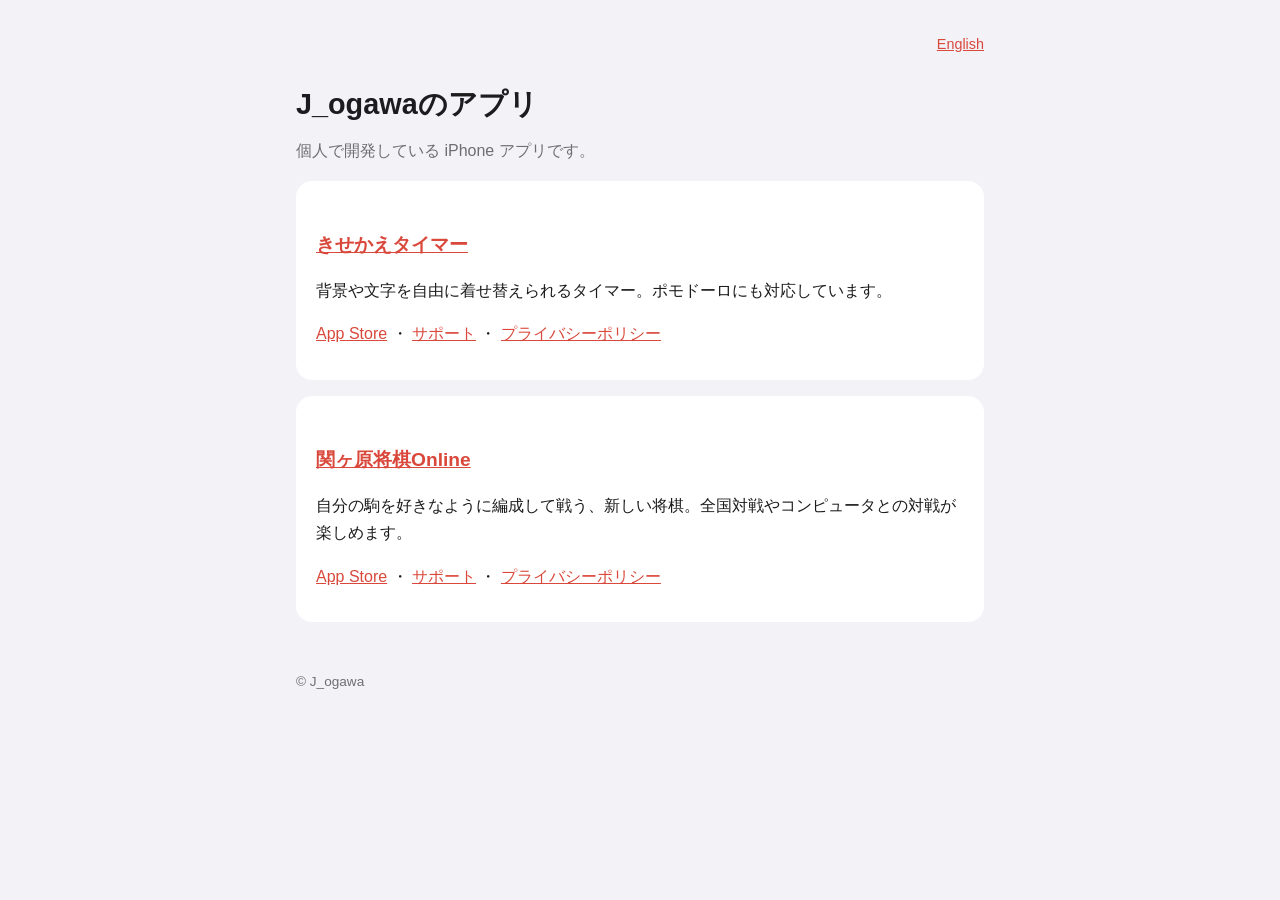
<file: index.html>
<!doctype html>
<html lang="ja">
<head>
  <meta charset="utf-8">
  <meta name="viewport" content="width=device-width, initial-scale=1">
  <title>アプリ一覧</title>
  <link rel="stylesheet" href="/style.css">
</head>
<body>
  <main>
    <nav><span class="lang"><a href="/en/">English</a></span>&nbsp;</nav>
    <h1>J_ogawaのアプリ</h1>
    <p class="lead">個人で開発している iPhone アプリです。</p>

    <div class="card">
      <h2><a href="/dress-up-timer/">きせかえタイマー</a></h2>
      <p>背景や文字を自由に着せ替えられるタイマー。ポモドーロにも対応しています。</p>
      <p>
        <a href="https://apps.apple.com/jp/app/id6818122228">App Store</a> ・
        <a href="/dress-up-timer/">サポート</a> ・
        <a href="/dress-up-timer/privacy.html">プライバシーポリシー</a>
      </p>
    </div>

    <div class="card">
      <h2><a href="/sekigahara-shogi/">関ヶ原将棋Online</a></h2>
      <p>自分の駒を好きなように編成して戦う、新しい将棋。全国対戦やコンピュータとの対戦が楽しめます。</p>
      <p>
        <a href="https://apps.apple.com/jp/app/id491850989">App Store</a> ・
        <a href="/sekigahara-shogi/">サポート</a> ・
        <a href="/sekigahara-shogi/privacy.html">プライバシーポリシー</a>
      </p>
    </div>

    <footer>&copy; J_ogawa</footer>
  </main>
</body>
</html>
</file>
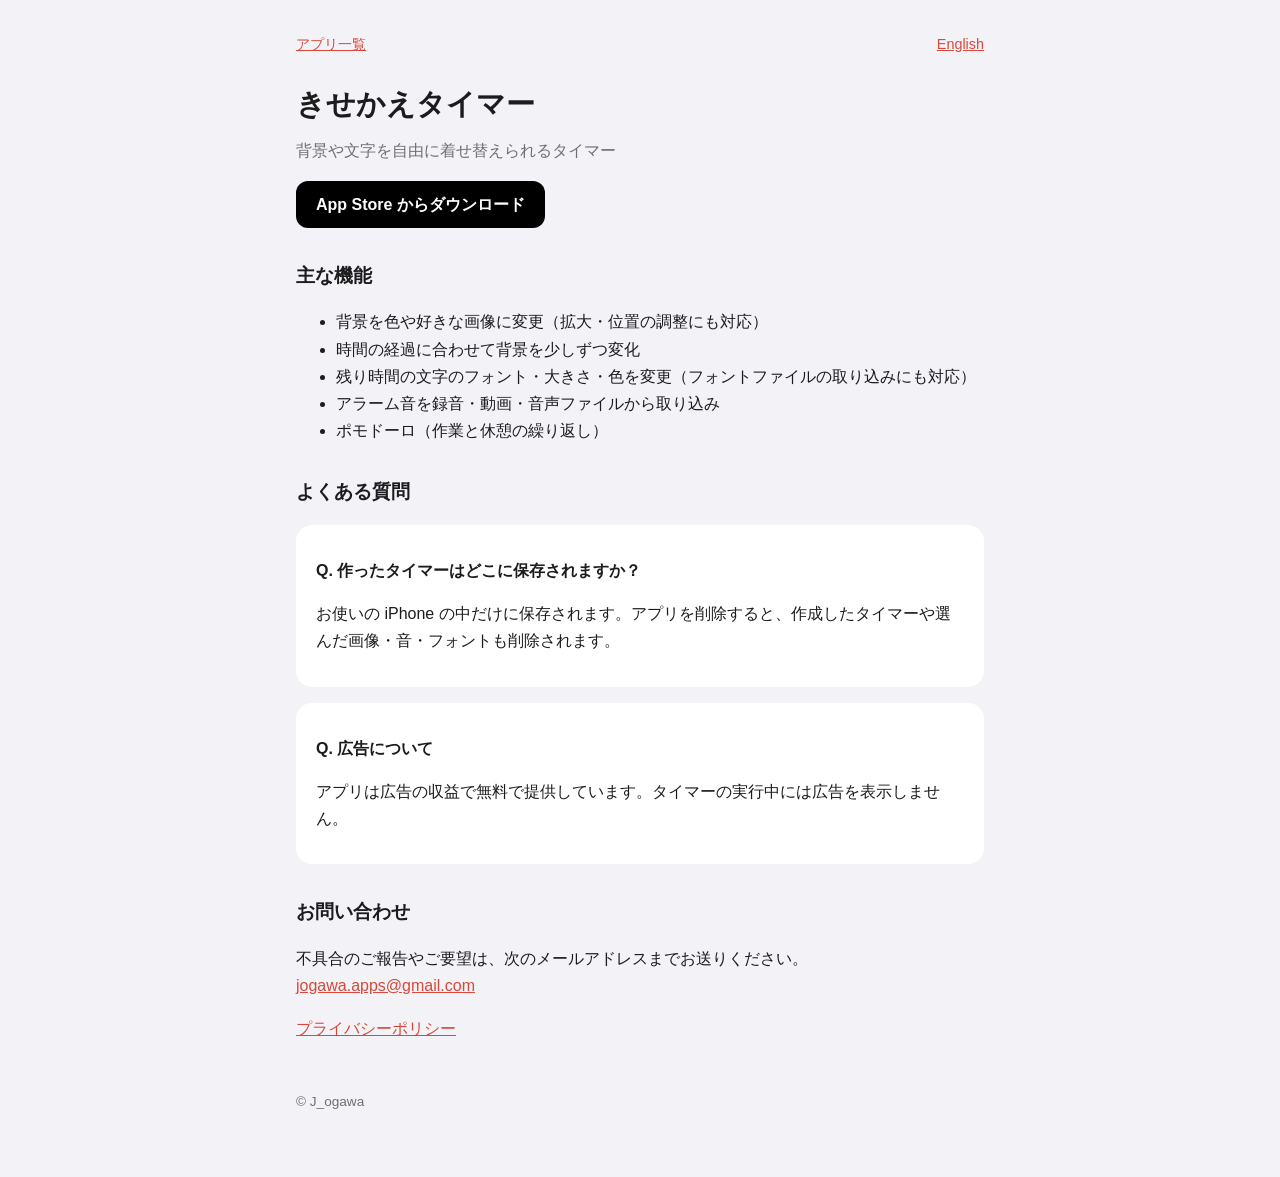
<file: dress-up-timer/index.html>
<!doctype html>
<html lang="ja">
<head>
  <meta charset="utf-8">
  <meta name="viewport" content="width=device-width, initial-scale=1">
  <title>きせかえタイマー サポート</title>
  <link rel="stylesheet" href="/style.css">
</head>
<body>
  <main>
    <nav><a href="/">アプリ一覧</a><span class="lang"><a href="/en/dress-up-timer/">English</a></span></nav>
    <h1>きせかえタイマー</h1>
    <p class="lead">背景や文字を自由に着せ替えられるタイマー</p>
    <p><a class="store-button" href="https://apps.apple.com/jp/app/id6818122228">App Store からダウンロード</a></p>

    <h2>主な機能</h2>
    <ul>
      <li>背景を色や好きな画像に変更（拡大・位置の調整にも対応）</li>
      <li>時間の経過に合わせて背景を少しずつ変化</li>
      <li>残り時間の文字のフォント・大きさ・色を変更（フォントファイルの取り込みにも対応）</li>
      <li>アラーム音を録音・動画・音声ファイルから取り込み</li>
      <li>ポモドーロ（作業と休憩の繰り返し）</li>
    </ul>

    <h2>よくある質問</h2>
    <div class="card">
      <p><strong>Q. 作ったタイマーはどこに保存されますか？</strong></p>
      <p>お使いの iPhone の中だけに保存されます。アプリを削除すると、作成したタイマーや選んだ画像・音・フォントも削除されます。</p>
    </div>
    <div class="card">
      <p><strong>Q. 広告について</strong></p>
      <p>アプリは広告の収益で無料で提供しています。タイマーの実行中には広告を表示しません。</p>
    </div>

    <h2>お問い合わせ</h2>
    <p>不具合のご報告やご要望は、次のメールアドレスまでお送りください。<br>
      <a href="mailto:jogawa.apps@gmail.com">jogawa.apps@gmail.com</a></p>

    <p><a href="/dress-up-timer/privacy.html">プライバシーポリシー</a></p>

    <footer>&copy; J_ogawa</footer>
  </main>
</body>
</html>
</file>
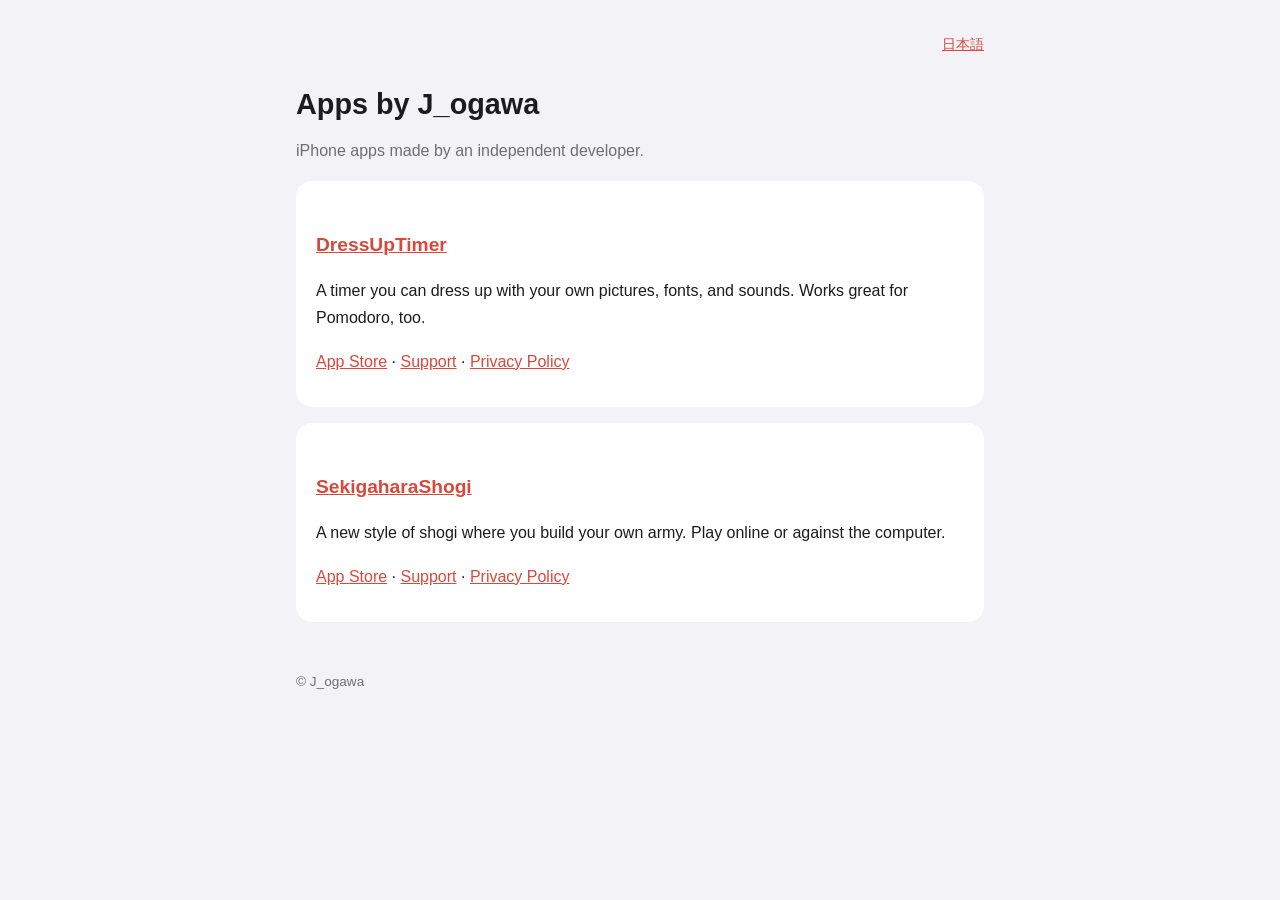
<file: en/index.html>
<!doctype html>
<html lang="en">
<head>
  <meta charset="utf-8">
  <meta name="viewport" content="width=device-width, initial-scale=1">
  <title>Apps by J_ogawa</title>
  <link rel="stylesheet" href="/style.css">
</head>
<body>
  <main>
    <nav><span class="lang"><a href="/">日本語</a></span>&nbsp;</nav>
    <h1>Apps by J_ogawa</h1>
    <p class="lead">iPhone apps made by an independent developer.</p>

    <div class="card">
      <h2><a href="/en/dress-up-timer/">DressUpTimer</a></h2>
      <p>A timer you can dress up with your own pictures, fonts, and sounds. Works great for Pomodoro, too.</p>
      <p>
        <a href="https://apps.apple.com/app/id6818122228">App Store</a> ·
        <a href="/en/dress-up-timer/">Support</a> ·
        <a href="/en/dress-up-timer/privacy.html">Privacy Policy</a>
      </p>
    </div>

    <div class="card">
      <h2><a href="/en/sekigahara-shogi/">SekigaharaShogi</a></h2>
      <p>A new style of shogi where you build your own army. Play online or against the computer.</p>
      <p>
        <a href="https://apps.apple.com/app/id491850989">App Store</a> ·
        <a href="/en/sekigahara-shogi/">Support</a> ·
        <a href="/en/sekigahara-shogi/privacy.html">Privacy Policy</a>
      </p>
    </div>

    <footer>&copy; J_ogawa</footer>
  </main>
</body>
</html>
</file>
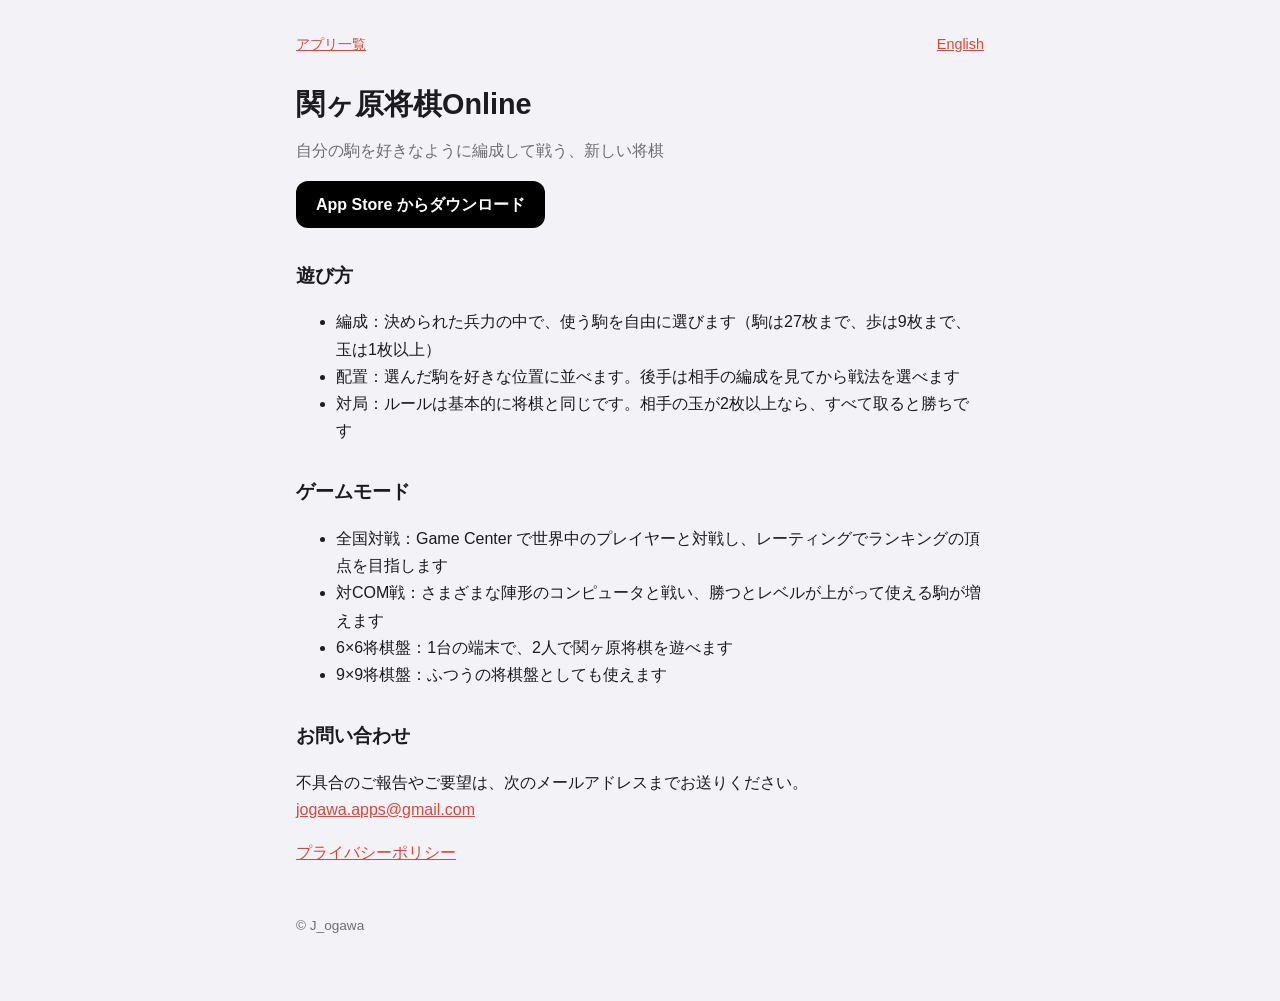
<file: sekigahara-shogi/index.html>
<!doctype html>
<html lang="ja">
<head>
  <meta charset="utf-8">
  <meta name="viewport" content="width=device-width, initial-scale=1">
  <title>関ヶ原将棋Online サポート</title>
  <link rel="stylesheet" href="/style.css">
</head>
<body>
  <main>
    <nav><a href="/">アプリ一覧</a><span class="lang"><a href="/en/sekigahara-shogi/">English</a></span></nav>
    <h1>関ヶ原将棋Online</h1>
    <p class="lead">自分の駒を好きなように編成して戦う、新しい将棋</p>
    <p><a class="store-button" href="https://apps.apple.com/jp/app/id491850989">App Store からダウンロード</a></p>

    <h2>遊び方</h2>
    <ul>
      <li>編成：決められた兵力の中で、使う駒を自由に選びます（駒は27枚まで、歩は9枚まで、玉は1枚以上）</li>
      <li>配置：選んだ駒を好きな位置に並べます。後手は相手の編成を見てから戦法を選べます</li>
      <li>対局：ルールは基本的に将棋と同じです。相手の玉が2枚以上なら、すべて取ると勝ちです</li>
    </ul>

    <h2>ゲームモード</h2>
    <ul>
      <li>全国対戦：Game Center で世界中のプレイヤーと対戦し、レーティングでランキングの頂点を目指します</li>
      <li>対COM戦：さまざまな陣形のコンピュータと戦い、勝つとレベルが上がって使える駒が増えます</li>
      <li>6×6将棋盤：1台の端末で、2人で関ヶ原将棋を遊べます</li>
      <li>9×9将棋盤：ふつうの将棋盤としても使えます</li>
    </ul>

    <h2>お問い合わせ</h2>
    <p>不具合のご報告やご要望は、次のメールアドレスまでお送りください。<br>
      <a href="mailto:jogawa.apps@gmail.com">jogawa.apps@gmail.com</a></p>

    <p><a href="/sekigahara-shogi/privacy.html">プライバシーポリシー</a></p>

    <footer>&copy; J_ogawa</footer>
  </main>
</body>
</html>
</file>
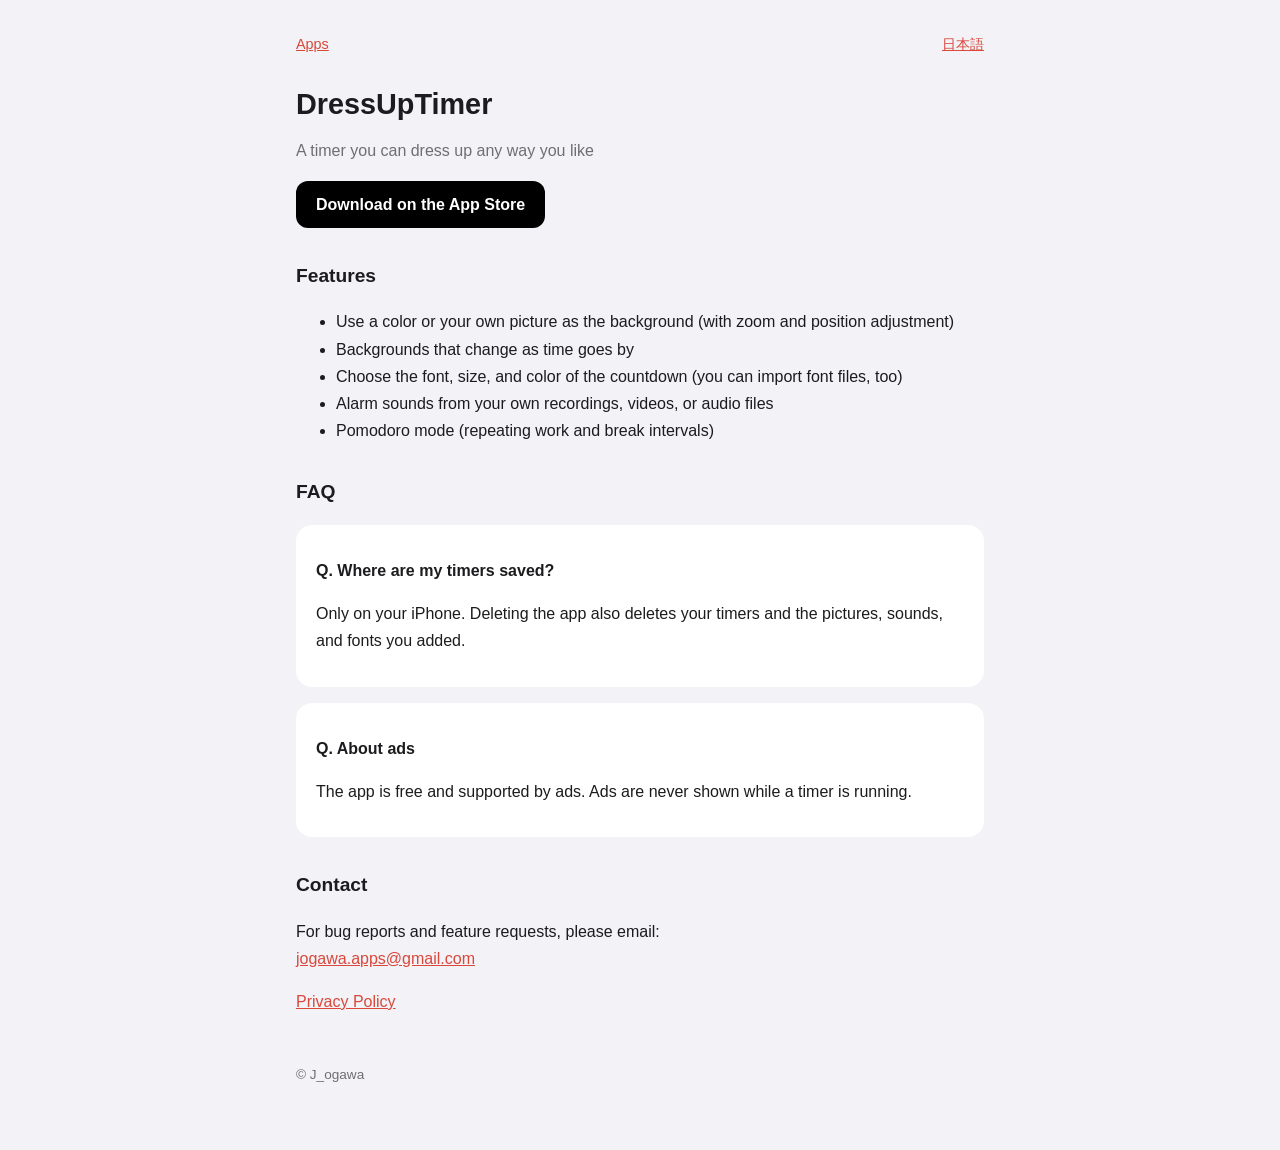
<file: en/dress-up-timer/index.html>
<!doctype html>
<html lang="en">
<head>
  <meta charset="utf-8">
  <meta name="viewport" content="width=device-width, initial-scale=1">
  <title>DressUpTimer Support</title>
  <link rel="stylesheet" href="/style.css">
</head>
<body>
  <main>
    <nav><a href="/en/">Apps</a><span class="lang"><a href="/dress-up-timer/">日本語</a></span></nav>
    <h1>DressUpTimer</h1>
    <p class="lead">A timer you can dress up any way you like</p>
    <p><a class="store-button" href="https://apps.apple.com/app/id6818122228">Download on the App Store</a></p>

    <h2>Features</h2>
    <ul>
      <li>Use a color or your own picture as the background (with zoom and position adjustment)</li>
      <li>Backgrounds that change as time goes by</li>
      <li>Choose the font, size, and color of the countdown (you can import font files, too)</li>
      <li>Alarm sounds from your own recordings, videos, or audio files</li>
      <li>Pomodoro mode (repeating work and break intervals)</li>
    </ul>

    <h2>FAQ</h2>
    <div class="card">
      <p><strong>Q. Where are my timers saved?</strong></p>
      <p>Only on your iPhone. Deleting the app also deletes your timers and the pictures, sounds, and fonts you added.</p>
    </div>
    <div class="card">
      <p><strong>Q. About ads</strong></p>
      <p>The app is free and supported by ads. Ads are never shown while a timer is running.</p>
    </div>

    <h2>Contact</h2>
    <p>For bug reports and feature requests, please email:<br>
      <a href="mailto:jogawa.apps@gmail.com">jogawa.apps@gmail.com</a></p>

    <p><a href="/en/dress-up-timer/privacy.html">Privacy Policy</a></p>

    <footer>&copy; J_ogawa</footer>
  </main>
</body>
</html>
</file>
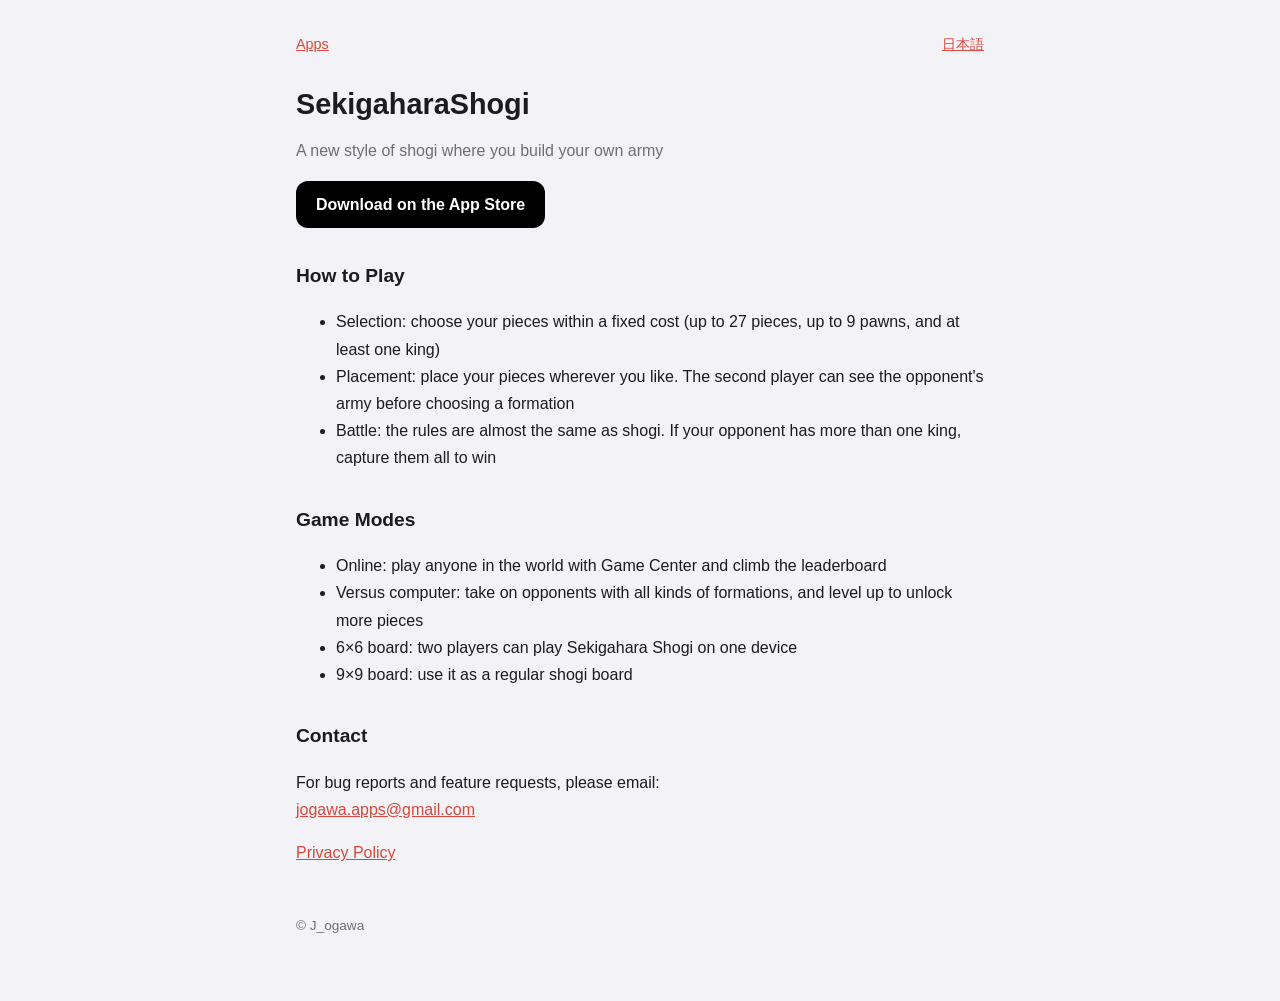
<file: en/sekigahara-shogi/index.html>
<!doctype html>
<html lang="en">
<head>
  <meta charset="utf-8">
  <meta name="viewport" content="width=device-width, initial-scale=1">
  <title>SekigaharaShogi Support</title>
  <link rel="stylesheet" href="/style.css">
</head>
<body>
  <main>
    <nav><a href="/en/">Apps</a><span class="lang"><a href="/sekigahara-shogi/">日本語</a></span></nav>
    <h1>SekigaharaShogi</h1>
    <p class="lead">A new style of shogi where you build your own army</p>
    <p><a class="store-button" href="https://apps.apple.com/app/id491850989">Download on the App Store</a></p>

    <h2>How to Play</h2>
    <ul>
      <li>Selection: choose your pieces within a fixed cost (up to 27 pieces, up to 9 pawns, and at least one king)</li>
      <li>Placement: place your pieces wherever you like. The second player can see the opponent's army before choosing a formation</li>
      <li>Battle: the rules are almost the same as shogi. If your opponent has more than one king, capture them all to win</li>
    </ul>

    <h2>Game Modes</h2>
    <ul>
      <li>Online: play anyone in the world with Game Center and climb the leaderboard</li>
      <li>Versus computer: take on opponents with all kinds of formations, and level up to unlock more pieces</li>
      <li>6×6 board: two players can play Sekigahara Shogi on one device</li>
      <li>9×9 board: use it as a regular shogi board</li>
    </ul>

    <h2>Contact</h2>
    <p>For bug reports and feature requests, please email:<br>
      <a href="mailto:jogawa.apps@gmail.com">jogawa.apps@gmail.com</a></p>

    <p><a href="/en/sekigahara-shogi/privacy.html">Privacy Policy</a></p>

    <footer>&copy; J_ogawa</footer>
  </main>
</body>
</html>
</file>
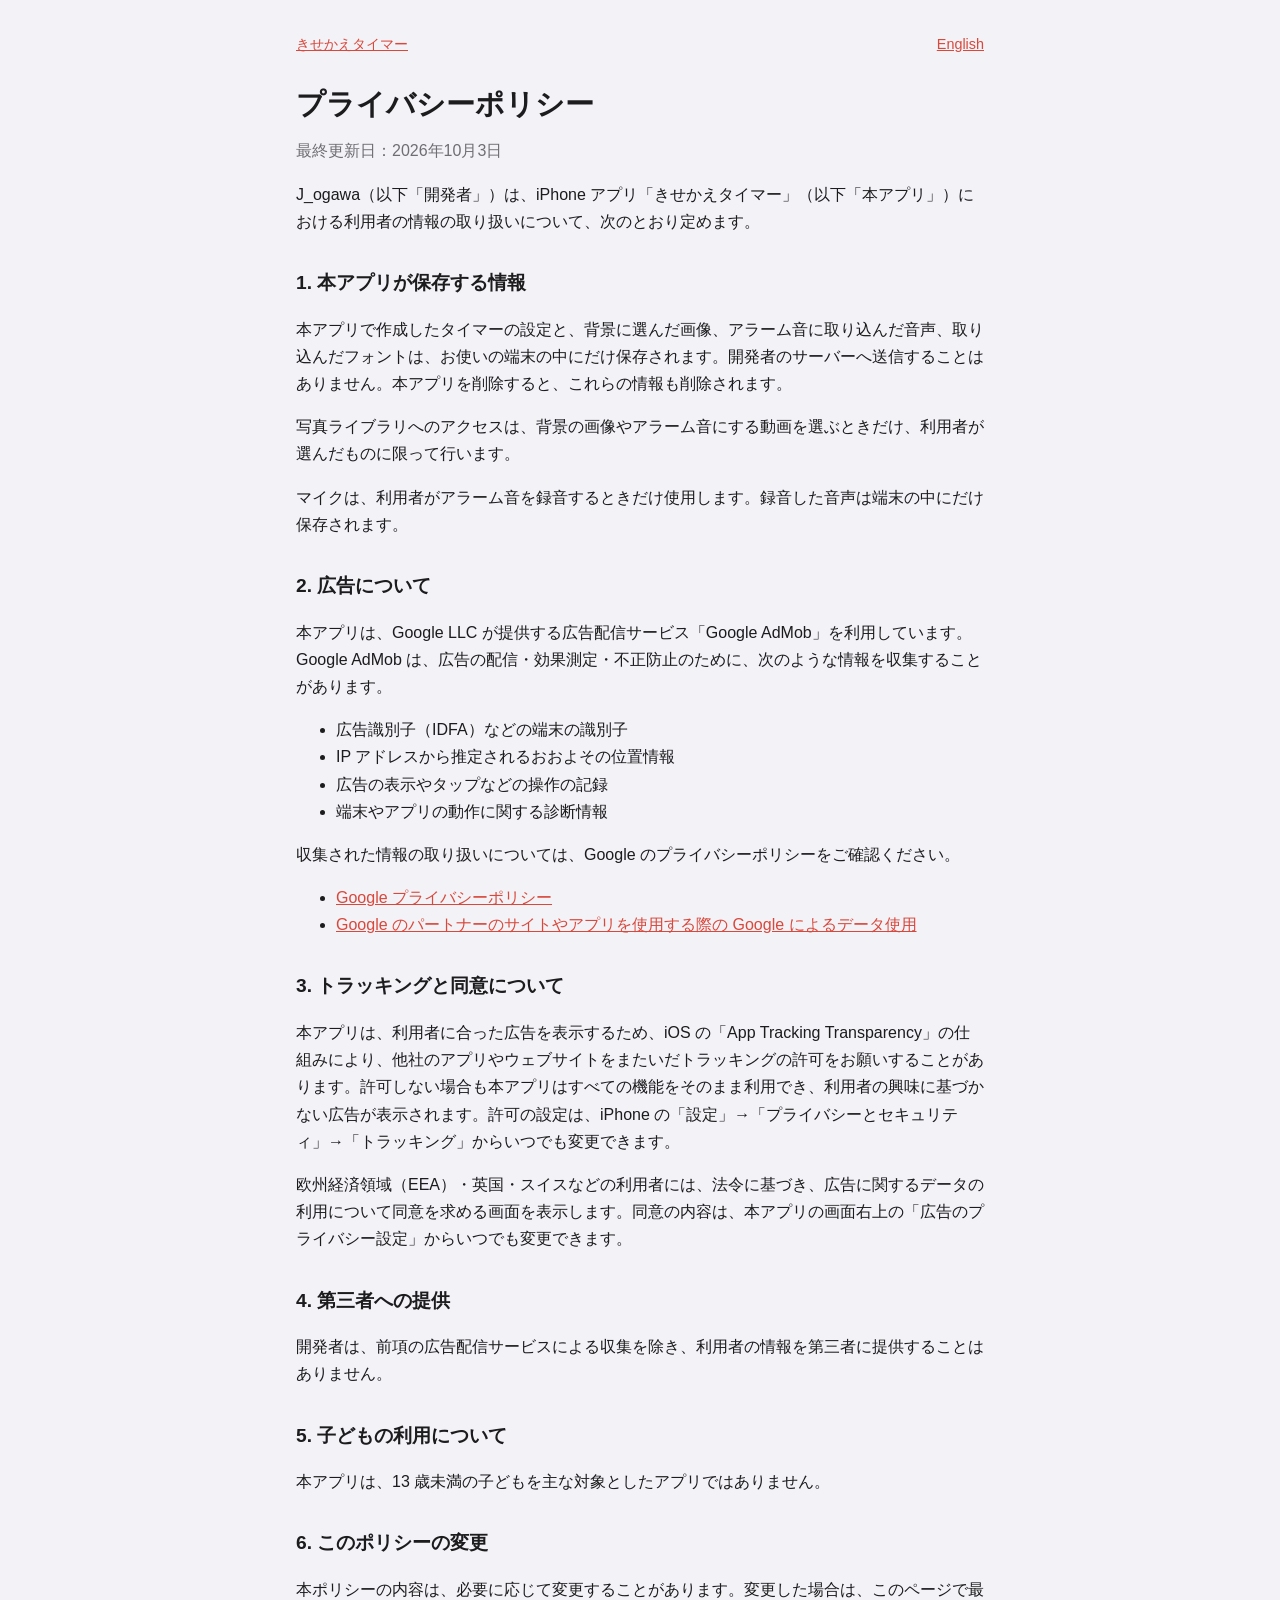
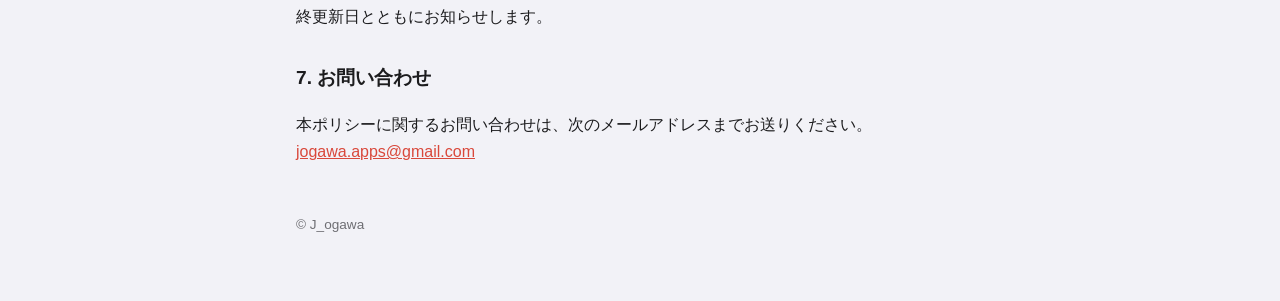
<file: dress-up-timer/privacy.html>
<!doctype html>
<html lang="ja">
<head>
  <meta charset="utf-8">
  <meta name="viewport" content="width=device-width, initial-scale=1">
  <title>きせかえタイマー プライバシーポリシー</title>
  <link rel="stylesheet" href="/style.css">
</head>
<body>
  <main>
    <nav><a href="/dress-up-timer/">きせかえタイマー</a><span class="lang"><a href="/en/dress-up-timer/privacy.html">English</a></span></nav>
    <h1>プライバシーポリシー</h1>
    <p class="lead">最終更新日：2026年10月3日</p>

    <p>J_ogawa（以下「開発者」）は、iPhone アプリ「きせかえタイマー」（以下「本アプリ」）における利用者の情報の取り扱いについて、次のとおり定めます。</p>

    <h2>1. 本アプリが保存する情報</h2>
    <p>本アプリで作成したタイマーの設定と、背景に選んだ画像、アラーム音に取り込んだ音声、取り込んだフォントは、お使いの端末の中にだけ保存されます。開発者のサーバーへ送信することはありません。本アプリを削除すると、これらの情報も削除されます。</p>
    <p>写真ライブラリへのアクセスは、背景の画像やアラーム音にする動画を選ぶときだけ、利用者が選んだものに限って行います。</p>
    <p>マイクは、利用者がアラーム音を録音するときだけ使用します。録音した音声は端末の中にだけ保存されます。</p>

    <h2>2. 広告について</h2>
    <p>本アプリは、Google LLC が提供する広告配信サービス「Google AdMob」を利用しています。Google AdMob は、広告の配信・効果測定・不正防止のために、次のような情報を収集することがあります。</p>
    <ul>
      <li>広告識別子（IDFA）などの端末の識別子</li>
      <li>IP アドレスから推定されるおおよその位置情報</li>
      <li>広告の表示やタップなどの操作の記録</li>
      <li>端末やアプリの動作に関する診断情報</li>
    </ul>
    <p>収集された情報の取り扱いについては、Google のプライバシーポリシーをご確認ください。</p>
    <ul>
      <li><a href="https://policies.google.com/privacy">Google プライバシーポリシー</a></li>
      <li><a href="https://policies.google.com/technologies/partner-sites">Google のパートナーのサイトやアプリを使用する際の Google によるデータ使用</a></li>
    </ul>

    <h2>3. トラッキングと同意について</h2>
    <p>本アプリは、利用者に合った広告を表示するため、iOS の「App Tracking Transparency」の仕組みにより、他社のアプリやウェブサイトをまたいだトラッキングの許可をお願いすることがあります。許可しない場合も本アプリはすべての機能をそのまま利用でき、利用者の興味に基づかない広告が表示されます。許可の設定は、iPhone の「設定」→「プライバシーとセキュリティ」→「トラッキング」からいつでも変更できます。</p>
    <p>欧州経済領域（EEA）・英国・スイスなどの利用者には、法令に基づき、広告に関するデータの利用について同意を求める画面を表示します。同意の内容は、本アプリの画面右上の「広告のプライバシー設定」からいつでも変更できます。</p>

    <h2>4. 第三者への提供</h2>
    <p>開発者は、前項の広告配信サービスによる収集を除き、利用者の情報を第三者に提供することはありません。</p>

    <h2>5. 子どもの利用について</h2>
    <p>本アプリは、13 歳未満の子どもを主な対象としたアプリではありません。</p>

    <h2>6. このポリシーの変更</h2>
    <p>本ポリシーの内容は、必要に応じて変更することがあります。変更した場合は、このページで最終更新日とともにお知らせします。</p>

    <h2>7. お問い合わせ</h2>
    <p>本ポリシーに関するお問い合わせは、次のメールアドレスまでお送りください。<br>
      <a href="mailto:jogawa.apps@gmail.com">jogawa.apps@gmail.com</a></p>

    <footer>&copy; J_ogawa</footer>
  </main>
</body>
</html>
</file>
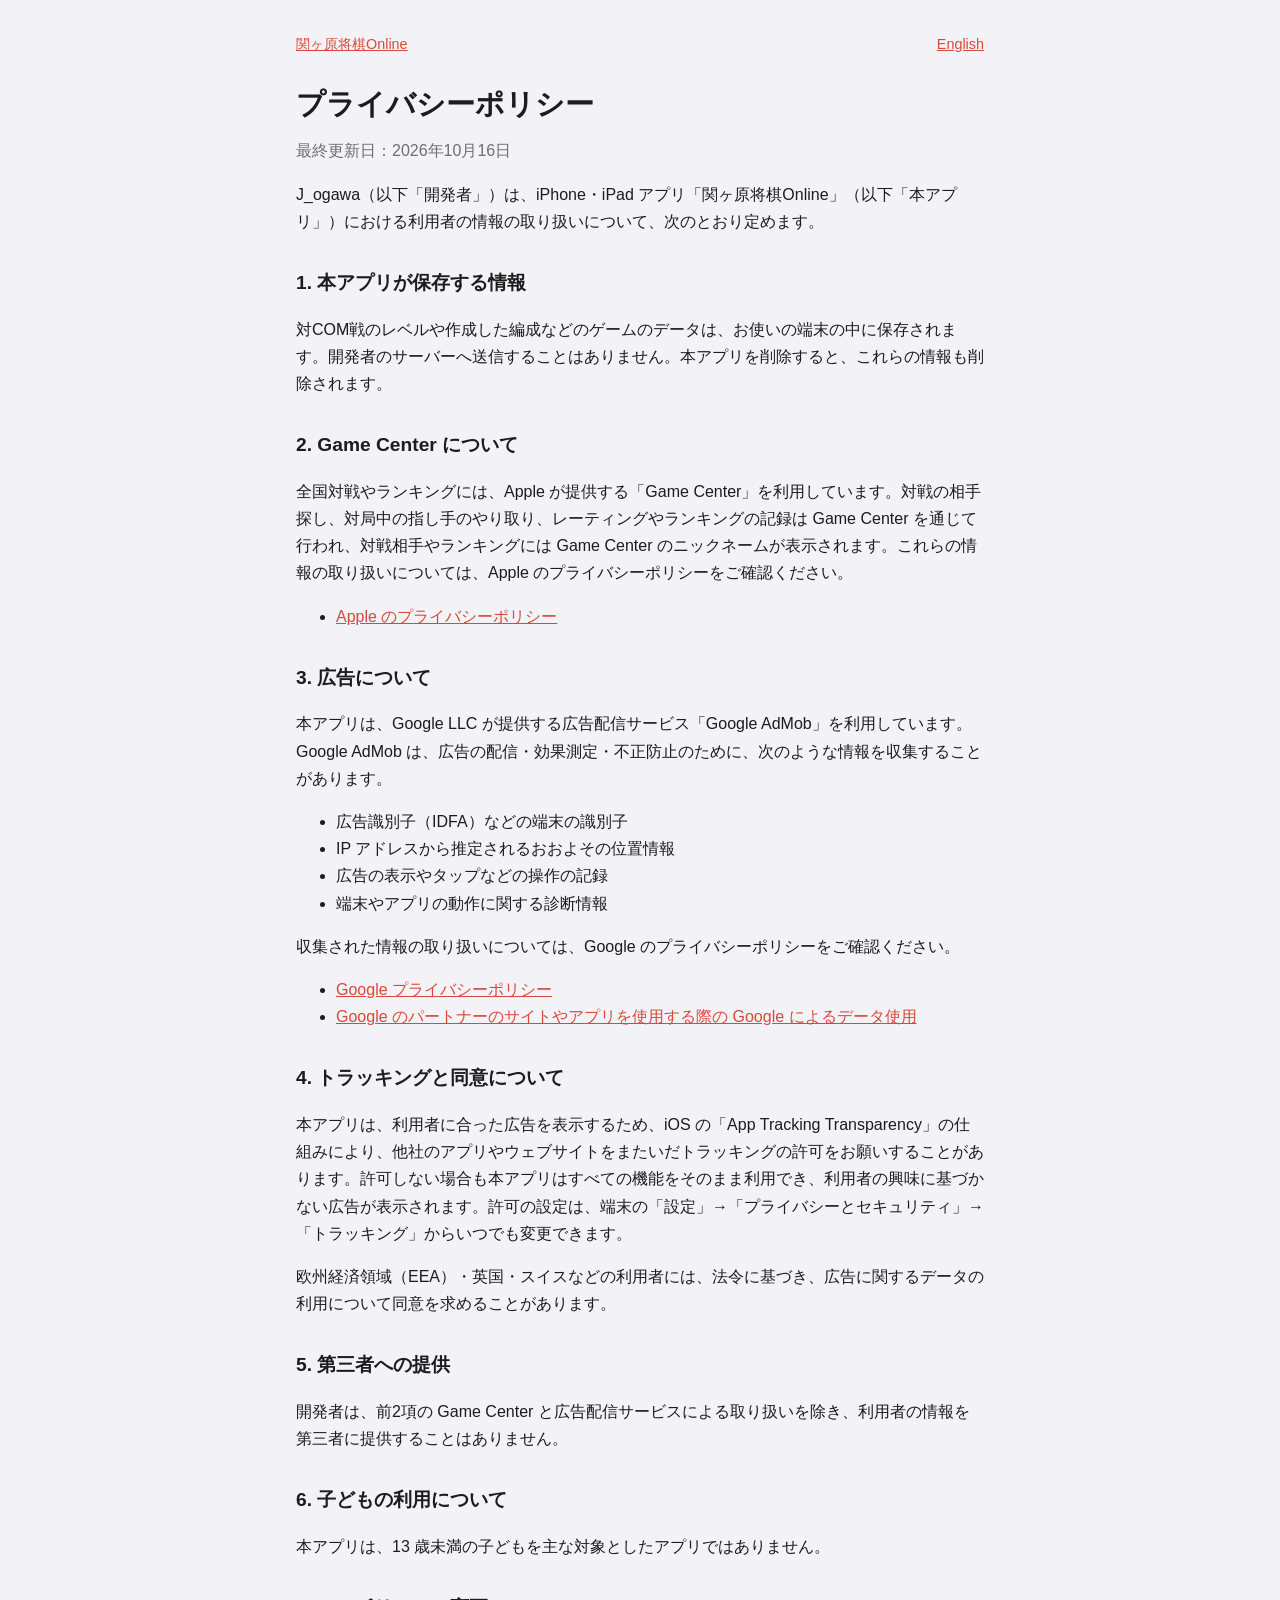
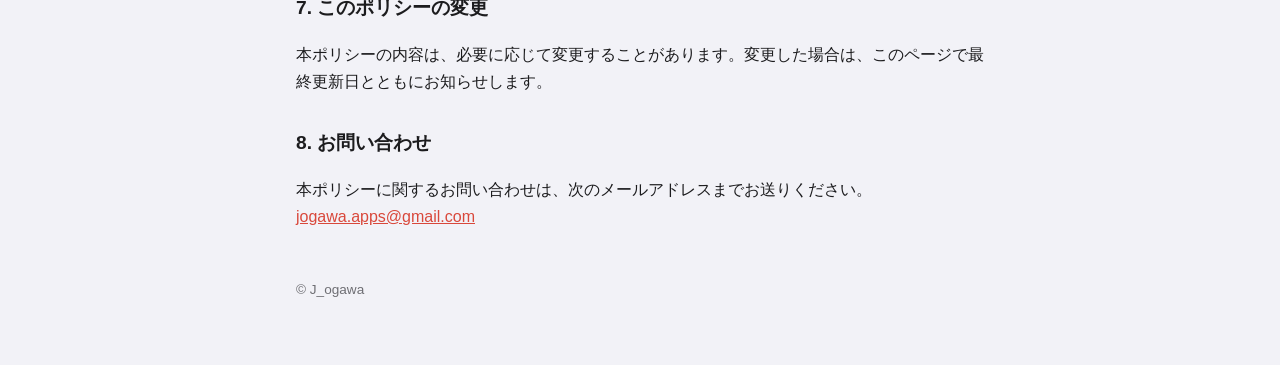
<file: sekigahara-shogi/privacy.html>
<!doctype html>
<html lang="ja">
<head>
  <meta charset="utf-8">
  <meta name="viewport" content="width=device-width, initial-scale=1">
  <title>関ヶ原将棋Online プライバシーポリシー</title>
  <link rel="stylesheet" href="/style.css">
</head>
<body>
  <main>
    <nav><a href="/sekigahara-shogi/">関ヶ原将棋Online</a><span class="lang"><a href="/en/sekigahara-shogi/privacy.html">English</a></span></nav>
    <h1>プライバシーポリシー</h1>
    <p class="lead">最終更新日：2026年10月16日</p>

    <p>J_ogawa（以下「開発者」）は、iPhone・iPad アプリ「関ヶ原将棋Online」（以下「本アプリ」）における利用者の情報の取り扱いについて、次のとおり定めます。</p>

    <h2>1. 本アプリが保存する情報</h2>
    <p>対COM戦のレベルや作成した編成などのゲームのデータは、お使いの端末の中に保存されます。開発者のサーバーへ送信することはありません。本アプリを削除すると、これらの情報も削除されます。</p>

    <h2>2. Game Center について</h2>
    <p>全国対戦やランキングには、Apple が提供する「Game Center」を利用しています。対戦の相手探し、対局中の指し手のやり取り、レーティングやランキングの記録は Game Center を通じて行われ、対戦相手やランキングには Game Center のニックネームが表示されます。これらの情報の取り扱いについては、Apple のプライバシーポリシーをご確認ください。</p>
    <ul>
      <li><a href="https://www.apple.com/jp/legal/privacy/">Apple のプライバシーポリシー</a></li>
    </ul>

    <h2>3. 広告について</h2>
    <p>本アプリは、Google LLC が提供する広告配信サービス「Google AdMob」を利用しています。Google AdMob は、広告の配信・効果測定・不正防止のために、次のような情報を収集することがあります。</p>
    <ul>
      <li>広告識別子（IDFA）などの端末の識別子</li>
      <li>IP アドレスから推定されるおおよその位置情報</li>
      <li>広告の表示やタップなどの操作の記録</li>
      <li>端末やアプリの動作に関する診断情報</li>
    </ul>
    <p>収集された情報の取り扱いについては、Google のプライバシーポリシーをご確認ください。</p>
    <ul>
      <li><a href="https://policies.google.com/privacy">Google プライバシーポリシー</a></li>
      <li><a href="https://policies.google.com/technologies/partner-sites">Google のパートナーのサイトやアプリを使用する際の Google によるデータ使用</a></li>
    </ul>

    <h2>4. トラッキングと同意について</h2>
    <p>本アプリは、利用者に合った広告を表示するため、iOS の「App Tracking Transparency」の仕組みにより、他社のアプリやウェブサイトをまたいだトラッキングの許可をお願いすることがあります。許可しない場合も本アプリはすべての機能をそのまま利用でき、利用者の興味に基づかない広告が表示されます。許可の設定は、端末の「設定」→「プライバシーとセキュリティ」→「トラッキング」からいつでも変更できます。</p>
    <p>欧州経済領域（EEA）・英国・スイスなどの利用者には、法令に基づき、広告に関するデータの利用について同意を求めることがあります。</p>

    <h2>5. 第三者への提供</h2>
    <p>開発者は、前2項の Game Center と広告配信サービスによる取り扱いを除き、利用者の情報を第三者に提供することはありません。</p>

    <h2>6. 子どもの利用について</h2>
    <p>本アプリは、13 歳未満の子どもを主な対象としたアプリではありません。</p>

    <h2>7. このポリシーの変更</h2>
    <p>本ポリシーの内容は、必要に応じて変更することがあります。変更した場合は、このページで最終更新日とともにお知らせします。</p>

    <h2>8. お問い合わせ</h2>
    <p>本ポリシーに関するお問い合わせは、次のメールアドレスまでお送りください。<br>
      <a href="mailto:jogawa.apps@gmail.com">jogawa.apps@gmail.com</a></p>

    <footer>&copy; J_ogawa</footer>
  </main>
</body>
</html>
</file>
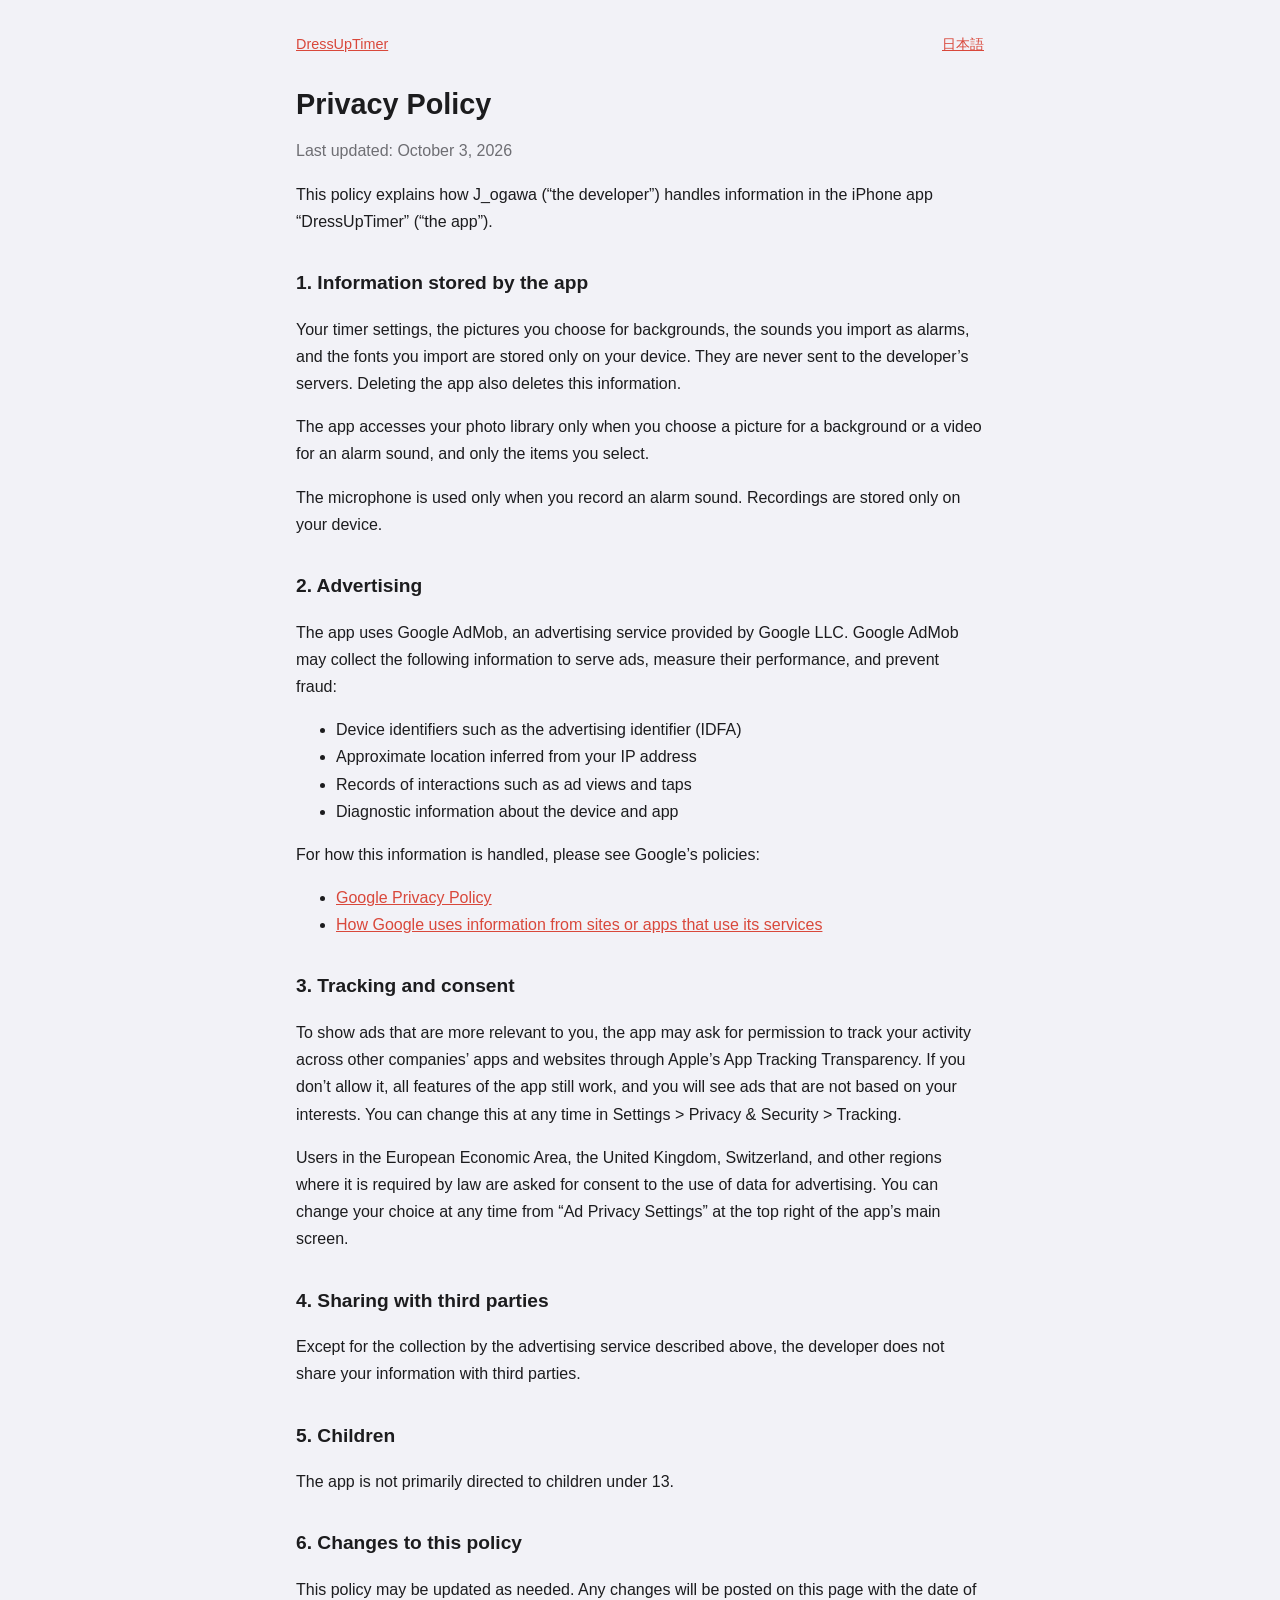
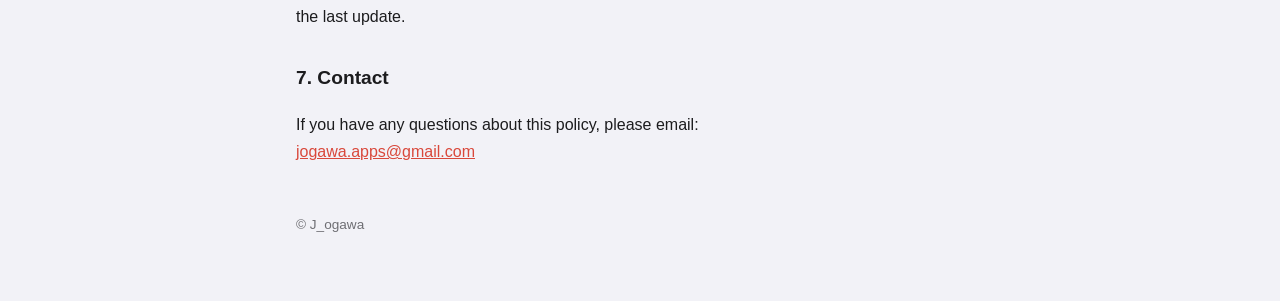
<file: en/dress-up-timer/privacy.html>
<!doctype html>
<html lang="en">
<head>
  <meta charset="utf-8">
  <meta name="viewport" content="width=device-width, initial-scale=1">
  <title>DressUpTimer Privacy Policy</title>
  <link rel="stylesheet" href="/style.css">
</head>
<body>
  <main>
    <nav><a href="/en/dress-up-timer/">DressUpTimer</a><span class="lang"><a href="/dress-up-timer/privacy.html">日本語</a></span></nav>
    <h1>Privacy Policy</h1>
    <p class="lead">Last updated: October 3, 2026</p>

    <p>This policy explains how J_ogawa (&ldquo;the developer&rdquo;) handles information in the iPhone app &ldquo;DressUpTimer&rdquo; (&ldquo;the app&rdquo;).</p>

    <h2>1. Information stored by the app</h2>
    <p>Your timer settings, the pictures you choose for backgrounds, the sounds you import as alarms, and the fonts you import are stored only on your device. They are never sent to the developer&rsquo;s servers. Deleting the app also deletes this information.</p>
    <p>The app accesses your photo library only when you choose a picture for a background or a video for an alarm sound, and only the items you select.</p>
    <p>The microphone is used only when you record an alarm sound. Recordings are stored only on your device.</p>

    <h2>2. Advertising</h2>
    <p>The app uses Google AdMob, an advertising service provided by Google LLC. Google AdMob may collect the following information to serve ads, measure their performance, and prevent fraud:</p>
    <ul>
      <li>Device identifiers such as the advertising identifier (IDFA)</li>
      <li>Approximate location inferred from your IP address</li>
      <li>Records of interactions such as ad views and taps</li>
      <li>Diagnostic information about the device and app</li>
    </ul>
    <p>For how this information is handled, please see Google&rsquo;s policies:</p>
    <ul>
      <li><a href="https://policies.google.com/privacy">Google Privacy Policy</a></li>
      <li><a href="https://policies.google.com/technologies/partner-sites">How Google uses information from sites or apps that use its services</a></li>
    </ul>

    <h2>3. Tracking and consent</h2>
    <p>To show ads that are more relevant to you, the app may ask for permission to track your activity across other companies&rsquo; apps and websites through Apple&rsquo;s App Tracking Transparency. If you don&rsquo;t allow it, all features of the app still work, and you will see ads that are not based on your interests. You can change this at any time in Settings &gt; Privacy &amp; Security &gt; Tracking.</p>
    <p>Users in the European Economic Area, the United Kingdom, Switzerland, and other regions where it is required by law are asked for consent to the use of data for advertising. You can change your choice at any time from &ldquo;Ad Privacy Settings&rdquo; at the top right of the app&rsquo;s main screen.</p>

    <h2>4. Sharing with third parties</h2>
    <p>Except for the collection by the advertising service described above, the developer does not share your information with third parties.</p>

    <h2>5. Children</h2>
    <p>The app is not primarily directed to children under 13.</p>

    <h2>6. Changes to this policy</h2>
    <p>This policy may be updated as needed. Any changes will be posted on this page with the date of the last update.</p>

    <h2>7. Contact</h2>
    <p>If you have any questions about this policy, please email:<br>
      <a href="mailto:jogawa.apps@gmail.com">jogawa.apps@gmail.com</a></p>

    <footer>&copy; J_ogawa</footer>
  </main>
</body>
</html>
</file>
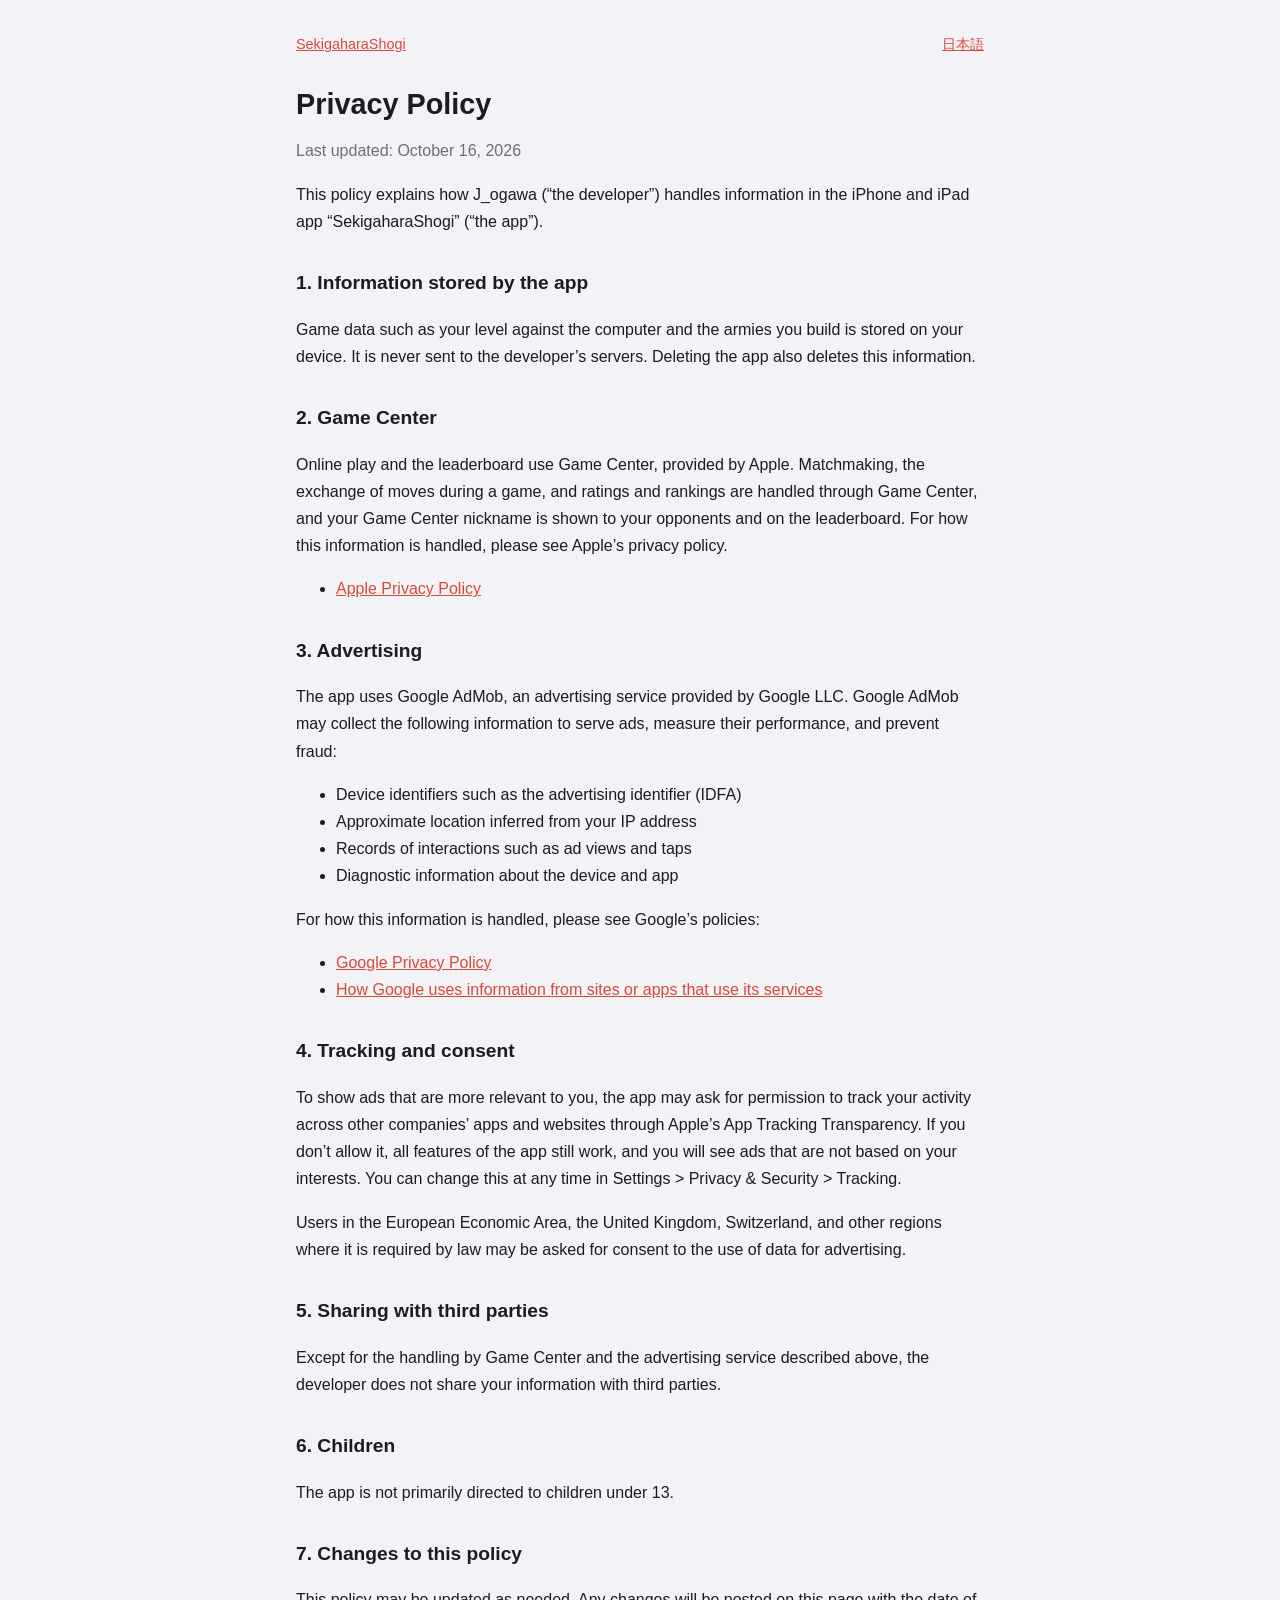
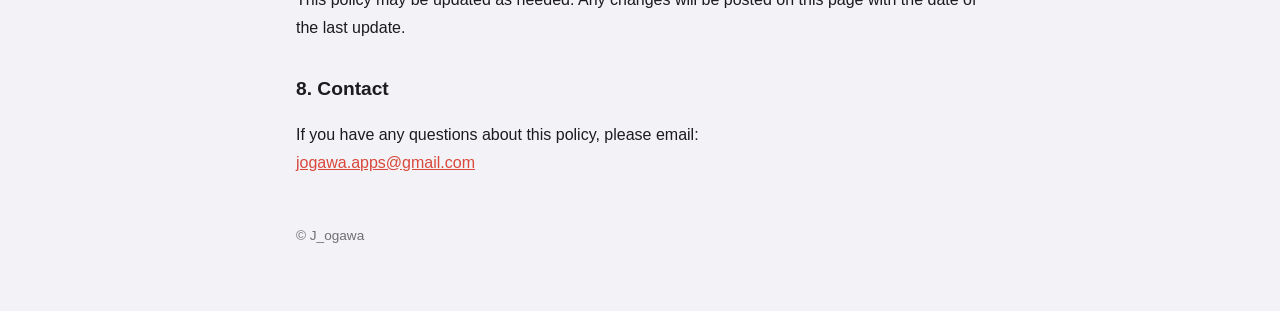
<file: en/sekigahara-shogi/privacy.html>
<!doctype html>
<html lang="en">
<head>
  <meta charset="utf-8">
  <meta name="viewport" content="width=device-width, initial-scale=1">
  <title>SekigaharaShogi Privacy Policy</title>
  <link rel="stylesheet" href="/style.css">
</head>
<body>
  <main>
    <nav><a href="/en/sekigahara-shogi/">SekigaharaShogi</a><span class="lang"><a href="/sekigahara-shogi/privacy.html">日本語</a></span></nav>
    <h1>Privacy Policy</h1>
    <p class="lead">Last updated: October 16, 2026</p>

    <p>This policy explains how J_ogawa (&ldquo;the developer&rdquo;) handles information in the iPhone and iPad app &ldquo;SekigaharaShogi&rdquo; (&ldquo;the app&rdquo;).</p>

    <h2>1. Information stored by the app</h2>
    <p>Game data such as your level against the computer and the armies you build is stored on your device. It is never sent to the developer&rsquo;s servers. Deleting the app also deletes this information.</p>

    <h2>2. Game Center</h2>
    <p>Online play and the leaderboard use Game Center, provided by Apple. Matchmaking, the exchange of moves during a game, and ratings and rankings are handled through Game Center, and your Game Center nickname is shown to your opponents and on the leaderboard. For how this information is handled, please see Apple&rsquo;s privacy policy.</p>
    <ul>
      <li><a href="https://www.apple.com/legal/privacy/">Apple Privacy Policy</a></li>
    </ul>

    <h2>3. Advertising</h2>
    <p>The app uses Google AdMob, an advertising service provided by Google LLC. Google AdMob may collect the following information to serve ads, measure their performance, and prevent fraud:</p>
    <ul>
      <li>Device identifiers such as the advertising identifier (IDFA)</li>
      <li>Approximate location inferred from your IP address</li>
      <li>Records of interactions such as ad views and taps</li>
      <li>Diagnostic information about the device and app</li>
    </ul>
    <p>For how this information is handled, please see Google&rsquo;s policies:</p>
    <ul>
      <li><a href="https://policies.google.com/privacy">Google Privacy Policy</a></li>
      <li><a href="https://policies.google.com/technologies/partner-sites">How Google uses information from sites or apps that use its services</a></li>
    </ul>

    <h2>4. Tracking and consent</h2>
    <p>To show ads that are more relevant to you, the app may ask for permission to track your activity across other companies&rsquo; apps and websites through Apple&rsquo;s App Tracking Transparency. If you don&rsquo;t allow it, all features of the app still work, and you will see ads that are not based on your interests. You can change this at any time in Settings &gt; Privacy &amp; Security &gt; Tracking.</p>
    <p>Users in the European Economic Area, the United Kingdom, Switzerland, and other regions where it is required by law may be asked for consent to the use of data for advertising.</p>

    <h2>5. Sharing with third parties</h2>
    <p>Except for the handling by Game Center and the advertising service described above, the developer does not share your information with third parties.</p>

    <h2>6. Children</h2>
    <p>The app is not primarily directed to children under 13.</p>

    <h2>7. Changes to this policy</h2>
    <p>This policy may be updated as needed. Any changes will be posted on this page with the date of the last update.</p>

    <h2>8. Contact</h2>
    <p>If you have any questions about this policy, please email:<br>
      <a href="mailto:jogawa.apps@gmail.com">jogawa.apps@gmail.com</a></p>

    <footer>&copy; J_ogawa</footer>
  </main>
</body>
</html>
</file>
<file: style.css>
:root {
  color-scheme: light dark;
  --text: #1c1c1e;
  --sub: #6e6e73;
  --bg: #f2f2f7;
  --card: #ffffff;
  --accent: #d9483b;
}

@media (prefers-color-scheme: dark) {
  :root {
    --text: #f2f2f7;
    --sub: #a1a1a6;
    --bg: #000000;
    --card: #1c1c1e;
  }
}

* {
  box-sizing: border-box;
}

body {
  margin: 0;
  font-family: -apple-system, BlinkMacSystemFont, "Hiragino Sans", "Noto Sans JP", sans-serif;
  line-height: 1.7;
  color: var(--text);
  background: var(--bg);
}

main {
  max-width: 720px;
  margin: 0 auto;
  padding: 32px 16px 64px;
}

h1 {
  font-size: 1.8rem;
  margin: 0 0 8px;
}

h2 {
  font-size: 1.2rem;
  margin: 32px 0 8px;
}

p,
li {
  color: var(--text);
}

.lead {
  color: var(--sub);
  margin-top: 0;
}

.card {
  background: var(--card);
  border-radius: 16px;
  padding: 16px 20px;
  margin: 16px 0;
}

a {
  color: var(--accent);
}

nav {
  margin-bottom: 24px;
  font-size: 0.9rem;
}

footer {
  margin-top: 48px;
  font-size: 0.85rem;
  color: var(--sub);
}

.lang {
  float: right;
}

/* App Store へのリンクのボタン */
.store-button {
  display: inline-block;
  padding: 10px 20px;
  border-radius: 12px;
  background: #000;
  color: #fff;
  font-weight: 600;
  text-decoration: none;
}
@media (prefers-color-scheme: dark) {
  .store-button {
    background: #fff;
    color: #000;
  }
}
</file>
